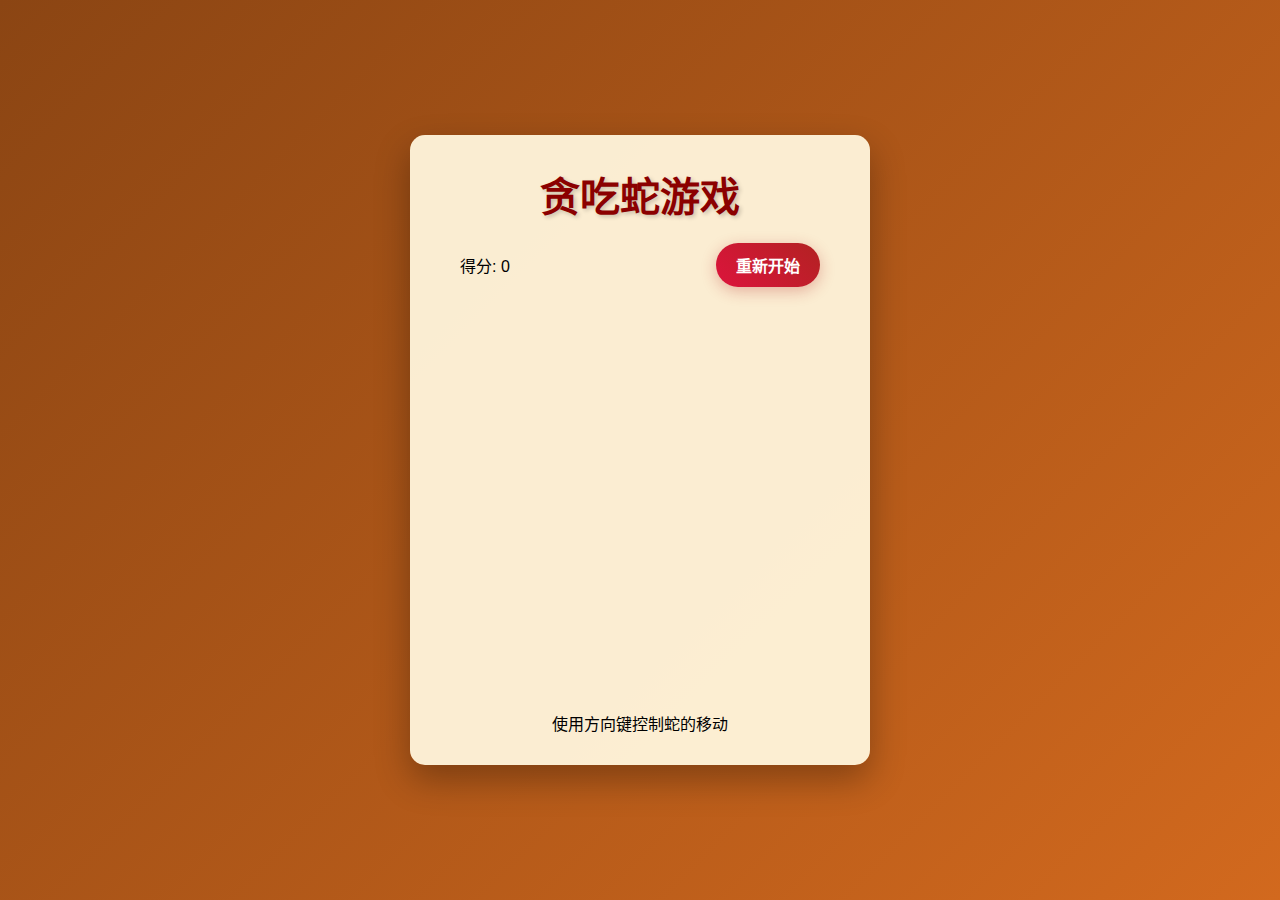
<file: index.html>
<!DOCTYPE html>
<html lang="zh-CN">
<head>
    <meta charset="UTF-8">
    <meta name="viewport" content="width=device-width, initial-scale=1.0">
    <title>贪吃蛇游戏</title>
    <link rel="stylesheet" href="style.css">
</head>
<body>
    <div class="container">
        <h1>贪吃蛇游戏</h1>
        <div class="game-info">
            <div id="score">得分: 0</div>
            <button id="restart-btn">重新开始</button>
        </div>
        <canvas id="game-canvas" width="400" height="400"></canvas>
        <div class="controls">
            <p>使用方向键控制蛇的移动</p>
        </div>
    </div>
    <script src="script.js"></script>
</body>
</html>
</file>
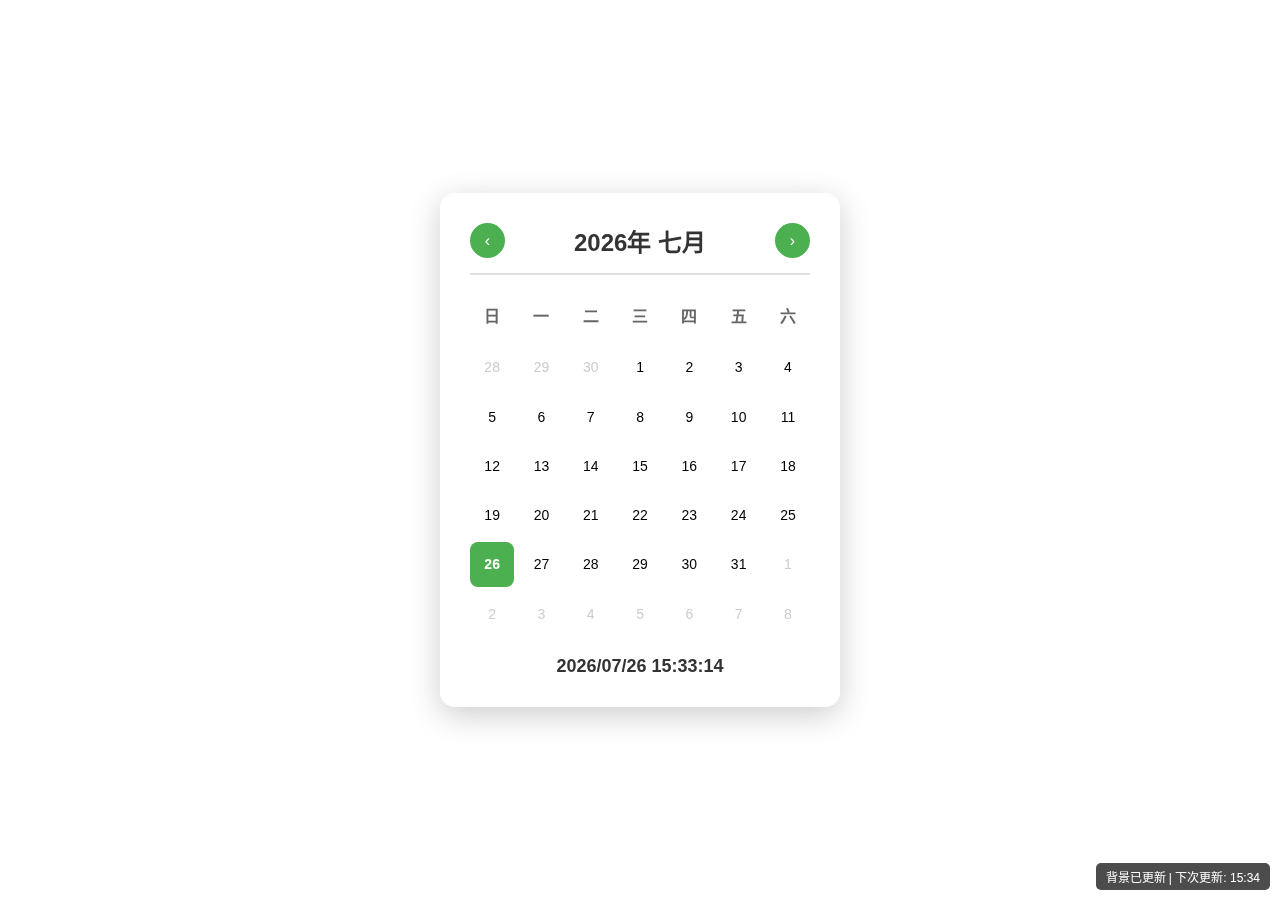
<file: calendar.html>
<!DOCTYPE html>
<html lang="zh-CN">
<head>
    <meta charset="UTF-8">
    <meta name="viewport" content="width=device-width, initial-scale=1.0">
    <title>动态背景日历</title>
    <style>
        * {
            margin: 0;
            padding: 0;
            box-sizing: border-box;
        }

        body {
            font-family: 'Arial', sans-serif;
            display: flex;
            justify-content: center;
            align-items: center;
            min-height: 100vh;
            background-size: cover;
            background-position: center;
            background-repeat: no-repeat;
            transition: background-image 1s ease-in-out;
        }

        .calendar-container {
            background: rgba(255, 255, 255, 0.9);
            border-radius: 15px;
            box-shadow: 0 8px 32px rgba(0, 0, 0, 0.2);
            padding: 30px;
            backdrop-filter: blur(10px);
            max-width: 400px;
            width: 100%;
        }

        .calendar-header {
            display: flex;
            justify-content: space-between;
            align-items: center;
            margin-bottom: 20px;
            padding-bottom: 15px;
            border-bottom: 2px solid #e0e0e0;
        }

        .month-year {
            font-size: 24px;
            font-weight: bold;
            color: #333;
        }

        .nav-button {
            background: #4CAF50;
            color: white;
            border: none;
            border-radius: 50%;
            width: 35px;
            height: 35px;
            cursor: pointer;
            font-size: 16px;
            transition: background-color 0.3s;
        }

        .nav-button:hover {
            background: #45a049;
        }

        .weekdays {
            display: grid;
            grid-template-columns: repeat(7, 1fr);
            gap: 5px;
            margin-bottom: 10px;
        }

        .weekday {
            text-align: center;
            font-weight: bold;
            color: #666;
            padding: 8px;
        }

        .days {
            display: grid;
            grid-template-columns: repeat(7, 1fr);
            gap: 5px;
        }

        .day {
            aspect-ratio: 1;
            display: flex;
            justify-content: center;
            align-items: center;
            border-radius: 8px;
            cursor: pointer;
            transition: all 0.3s;
            font-size: 14px;
        }

        .day:hover {
            background: #e8f5e9;
            transform: scale(1.1);
        }

        .day.other-month {
            color: #ccc;
        }

        .day.today {
            background: #4CAF50;
            color: white;
            font-weight: bold;
        }

        .day.selected {
            background: #2196F3;
            color: white;
        }

        .current-time {
            text-align: center;
            margin-top: 20px;
            font-size: 18px;
            color: #333;
            font-weight: bold;
        }

        .background-info {
            position: fixed;
            bottom: 10px;
            right: 10px;
            background: rgba(0, 0, 0, 0.7);
            color: white;
            padding: 5px 10px;
            border-radius: 5px;
            font-size: 12px;
        }
    </style>
</head>
<body>
    <div class="calendar-container">
        <div class="calendar-header">
            <button class="nav-button" id="prevMonth">‹</button>
            <div class="month-year" id="monthYear"></div>
            <button class="nav-button" id="nextMonth">›</button>
        </div>
        
        <div class="weekdays">
            <div class="weekday">日</div>
            <div class="weekday">一</div>
            <div class="weekday">二</div>
            <div class="weekday">三</div>
            <div class="weekday">四</div>
            <div class="weekday">五</div>
            <div class="weekday">六</div>
        </div>
        
        <div class="days" id="days"></div>
        
        <div class="current-time" id="currentTime"></div>
    </div>
    
    <div class="background-info" id="backgroundInfo">背景图片每分钟更新</div>

    <script>
        class DynamicCalendar {
            constructor() {
                this.currentDate = new Date();
                this.selectedDate = null;
                this.backgroundIndex = 0;
                this.backgroundUrls = this.generateBackgroundUrls();
                
                this.init();
            }

            generateBackgroundUrls() {
                // 使用 Picsum Photos API 生成不同的背景图片
                const urls = [];
                for (let i = 0; i < 60; i++) {
                    urls.push(`https://picsum.photos/seed/calendar${i}/1920/1080.jpg`);
                }
                return urls;
            }

            init() {
                this.renderCalendar();
                this.updateCurrentTime();
                this.updateBackground();
                this.attachEventListeners();
                
                // 每秒更新时间
                setInterval(() => this.updateCurrentTime(), 1000);
                
                // 每分钟更新背景
                setInterval(() => this.updateBackground(), 60000);
            }

            renderCalendar() {
                const year = this.currentDate.getFullYear();
                const month = this.currentDate.getMonth();
                
                // 更新月份年份显示
                const monthNames = ['一月', '二月', '三月', '四月', '五月', '六月', 
                                  '七月', '八月', '九月', '十月', '十一月', '十二月'];
                document.getElementById('monthYear').textContent = `${year}年 ${monthNames[month]}`;
                
                // 获取月份的第一天和最后一天
                const firstDay = new Date(year, month, 1);
                const lastDay = new Date(year, month + 1, 0);
                const prevLastDay = new Date(year, month, 0);
                
                const firstDayOfWeek = firstDay.getDay();
                const lastDayDate = lastDay.getDate();
                const prevLastDayDate = prevLastDay.getDate();
                
                const daysContainer = document.getElementById('days');
                daysContainer.innerHTML = '';
                
                // 添加上个月的日期
                for (let i = firstDayOfWeek - 1; i >= 0; i--) {
                    const dayElement = this.createDayElement(prevLastDayDate - i, true, false);
                    daysContainer.appendChild(dayElement);
                }
                
                // 添加当前月的日期
                const today = new Date();
                for (let i = 1; i <= lastDayDate; i++) {
                    const isToday = year === today.getFullYear() && 
                                   month === today.getMonth() && 
                                   i === today.getDate();
                    const dayElement = this.createDayElement(i, false, isToday);
                    daysContainer.appendChild(dayElement);
                }
                
                // 添加下个月的日期
                const remainingDays = 42 - (firstDayOfWeek + lastDayDate);
                for (let i = 1; i <= remainingDays; i++) {
                    const dayElement = this.createDayElement(i, true, false);
                    daysContainer.appendChild(dayElement);
                }
            }

            createDayElement(day, isOtherMonth, isToday) {
                const dayElement = document.createElement('div');
                dayElement.className = 'day';
                dayElement.textContent = day;
                
                if (isOtherMonth) {
                    dayElement.classList.add('other-month');
                }
                
                if (isToday) {
                    dayElement.classList.add('today');
                }
                
                dayElement.addEventListener('click', () => {
                    // 移除之前选中的日期
                    document.querySelectorAll('.day.selected').forEach(el => {
                        el.classList.remove('selected');
                    });
                    
                    // 添加选中状态
                    if (!isOtherMonth) {
                        dayElement.classList.add('selected');
                        this.selectedDate = new Date(
                            this.currentDate.getFullYear(),
                            this.currentDate.getMonth(),
                            day
                        );
                    }
                });
                
                return dayElement;
            }

            updateCurrentTime() {
                const now = new Date();
                const timeString = now.toLocaleString('zh-CN', {
                    year: 'numeric',
                    month: '2-digit',
                    day: '2-digit',
                    hour: '2-digit',
                    minute: '2-digit',
                    second: '2-digit',
                    hour12: false
                });
                document.getElementById('currentTime').textContent = timeString;
            }

            updateBackground() {
                this.backgroundIndex = (this.backgroundIndex + 1) % this.backgroundUrls.length;
                const imageUrl = this.backgroundUrls[this.backgroundIndex];
                
                // 预加载图片
                const img = new Image();
                img.onload = () => {
                    document.body.style.backgroundImage = `url(${imageUrl})`;
                };
                img.src = imageUrl;
                
                // 更新背景信息
                const nextUpdate = new Date();
                nextUpdate.setMinutes(nextUpdate.getMinutes() + 1);
                const nextUpdateTime = nextUpdate.toLocaleTimeString('zh-CN', {
                    hour: '2-digit',
                    minute: '2-digit'
                });
                document.getElementById('backgroundInfo').textContent = 
                    `背景已更新 | 下次更新: ${nextUpdateTime}`;
            }

            attachEventListeners() {
                document.getElementById('prevMonth').addEventListener('click', () => {
                    this.currentDate.setMonth(this.currentDate.getMonth() - 1);
                    this.renderCalendar();
                });
                
                document.getElementById('nextMonth').addEventListener('click', () => {
                    this.currentDate.setMonth(this.currentDate.getMonth() + 1);
                    this.renderCalendar();
                });
                
                // 键盘导航
                document.addEventListener('keydown', (e) => {
                    if (e.key === 'ArrowLeft') {
                        document.getElementById('prevMonth').click();
                    } else if (e.key === 'ArrowRight') {
                        document.getElementById('nextMonth').click();
                    }
                });
            }
        }

        // 页面加载完成后初始化日历
        document.addEventListener('DOMContentLoaded', () => {
            new DynamicCalendar();
        });
    </script>
</body>
</html>
</file>
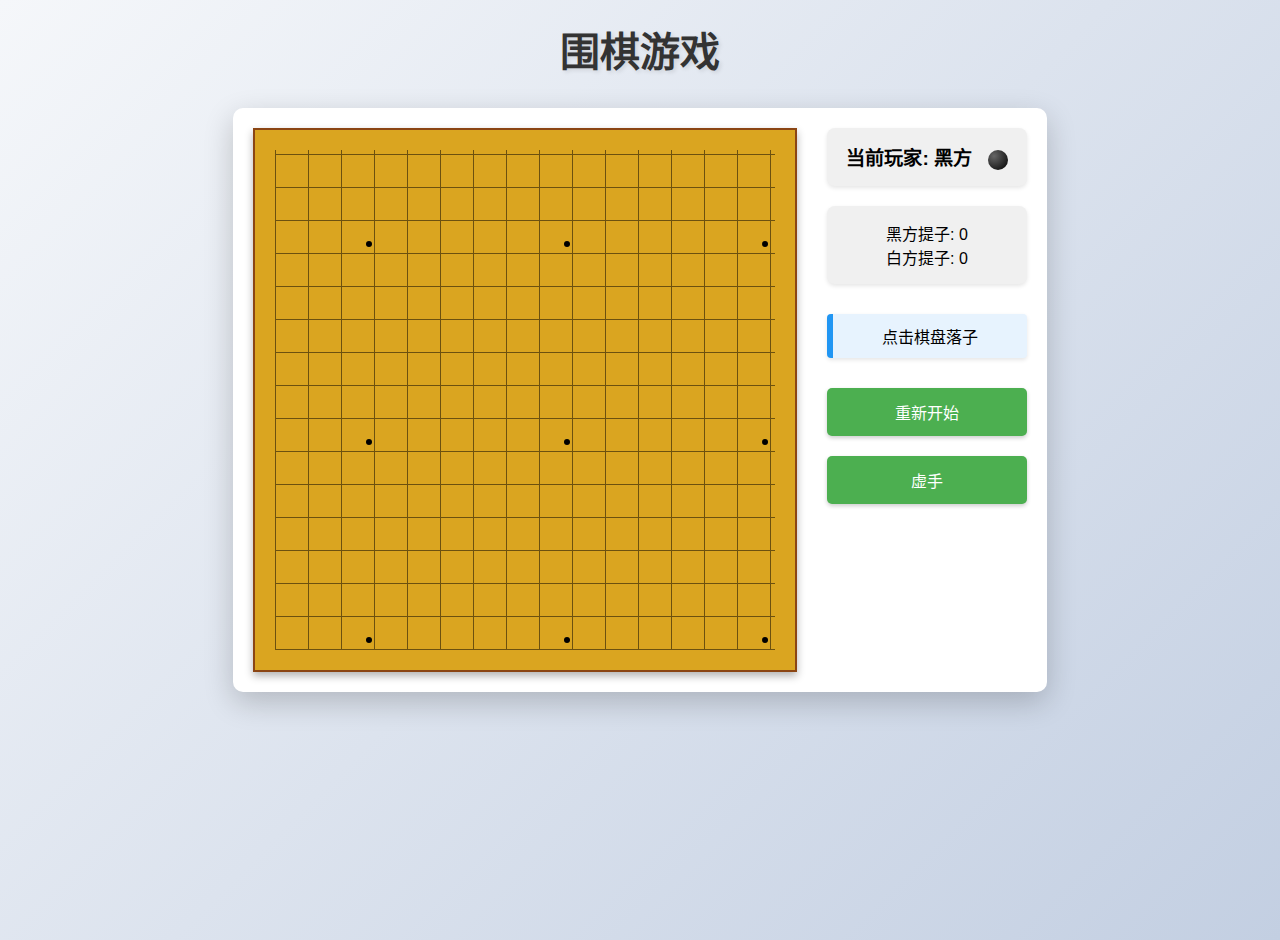
<file: go-game.html>
<!DOCTYPE html>
<html lang="zh-CN">
<head>
    <meta charset="UTF-8">
    <meta name="viewport" content="width=device-width, initial-scale=1.0">
    <title>围棋游戏</title>
    <style>
        body {
            font-family: 'Arial', sans-serif;
            background: linear-gradient(135deg, #f5f7fa 0%, #c3cfe2 100%);
            margin: 0;
            padding: 20px;
            display: flex;
            flex-direction: column;
            align-items: center;
            min-height: 100vh;
        }

        header {
            text-align: center;
            margin-bottom: 30px;
        }

        h1 {
            color: #333;
            font-size: 2.5rem;
            margin: 0;
            text-shadow: 2px 2px 4px rgba(0,0,0,0.1);
        }

        .game-container {
            background: white;
            border-radius: 10px;
            box-shadow: 0 10px 30px rgba(0,0,0,0.2);
            padding: 20px;
            display: flex;
            gap: 30px;
            align-items: flex-start;
        }

        .board-container {
            position: relative;
        }

        .board {
            width: 540px;
            height: 540px;
            background: #daa520;
            border: 2px solid #8b4513;
            position: relative;
            box-shadow: 0 4px 8px rgba(0,0,0,0.3);
        }

        .grid {
            position: absolute;
            top: 20px;
            left: 20px;
            width: 500px;
            height: 500px;
            background-image: 
                repeating-linear-gradient(0deg, #000 0px, #000 1px, transparent 1px, transparent 33px),
                repeating-linear-gradient(90deg, #000 0px, #000 1px, transparent 1px, transparent 33px);
            opacity: 0.5;
        }

        .intersection {
            position: absolute;
            width: 30px;
            height: 30px;
            border-radius: 50%;
            cursor: pointer;
            transition: all 0.2s ease;
            z-index: 10;
        }

        .intersection:hover {
            background: rgba(255, 255, 255, 0.5);
            transform: scale(1.1);
        }

        .stone {
            position: absolute;
            width: 26px;
            height: 26px;
            border-radius: 50%;
            top: 2px;
            left: 2px;
            box-shadow: 2px 2px 4px rgba(0,0,0,0.3);
            pointer-events: none;
            z-index: 5;
        }

        .black {
            background: radial-gradient(circle at 30% 30%, #666, #000);
        }

        .white {
            background: radial-gradient(circle at 30% 30%, #fff, #ccc);
            border: 1px solid #999;
        }

        .controls {
            display: flex;
            flex-direction: column;
            gap: 20px;
            min-width: 200px;
        }

        .current-player {
            background: #f0f0f0;
            padding: 15px;
            border-radius: 8px;
            text-align: center;
            font-size: 1.2rem;
            font-weight: bold;
            box-shadow: 0 2px 4px rgba(0,0,0,0.1);
        }

        .player-stone {
            display: inline-block;
            width: 20px;
            height: 20px;
            border-radius: 50%;
            vertical-align: middle;
            margin-left: 10px;
        }

        button {
            background: #4CAF50;
            color: white;
            border: none;
            padding: 12px 20px;
            font-size: 1rem;
            border-radius: 5px;
            cursor: pointer;
            transition: all 0.3s ease;
            box-shadow: 0 2px 4px rgba(0,0,0,0.2);
        }

        button:hover {
            background: #45a049;
            transform: translateY(-2px);
            box-shadow: 0 4px 8px rgba(0,0,0,0.3);
        }

        .score {
            background: #f0f0f0;
            padding: 15px;
            border-radius: 8px;
            text-align: center;
            font-size: 1rem;
            box-shadow: 0 2px 4px rgba(0,0,0,0.1);
        }

        .star-point {
            position: absolute;
            width: 6px;
            height: 6px;
            background: #000;
            border-radius: 50%;
            top: 12px;
            left: 12px;
            z-index: 1;
        }

        .message {
            background: #e7f3fe;
            border-left: 6px solid #2196F3;
            padding: 10px;
            margin: 10px 0;
            border-radius: 4px;
            text-align: center;
            min-height: 20px;
            box-shadow: 0 2px 4px rgba(0,0,0,0.1);
        }
    </style>
</head>
<body>
    <header>
        <h1>围棋游戏</h1>
    </header>
    
    <main class="game-container">
        <div class="board-container">
            <div class="board">
                <div class="grid"></div>
                <div id="star-points"></div>
                <div id="intersections"></div>
                <div id="stones"></div>
            </div>
        </div>
        
        <aside class="controls">
            <div class="current-player">
                当前玩家: <span id="current-player">黑方</span>
                <span class="player-stone" id="current-stone"></span>
            </div>
            
            <div class="score">
                <div>黑方提子: <span id="black-captures">0</span></div>
                <div>白方提子: <span id="white-captures">0</span></div>
            </div>
            
            <div class="message" id="message">点击棋盘落子</div>
            
            <button id="restart-btn">重新开始</button>
            <button id="pass-btn">虚手</button>
        </aside>
    </main>

    <script>
        class GoGame {
            constructor() {
                this.boardSize = 19;
                this.board = [];
                this.currentPlayer = 'black';
                this.blackCaptures = 0;
                this.whiteCaptures = 0;
                this.lastMove = null;
                this.koPoint = null;
                this.passCount = 0;
                
                this.initializeBoard();
                this.createBoard();
                this.updateUI();
            }
            
            initializeBoard() {
                this.board = Array(this.boardSize).fill(null).map(() => Array(this.boardSize).fill(null));
            }
            
            createBoard() {
                const intersectionsContainer = document.getElementById('intersections');
                const stonesContainer = document.getElementById('stones');
                const starPointsContainer = document.getElementById('star-points');
                
                intersectionsContainer.innerHTML = '';
                stonesContainer.innerHTML = '';
                starPointsContainer.innerHTML = '';
                
                // 创建交叉点
                for (let row = 0; row < this.boardSize; row++) {
                    for (let col = 0; col < this.boardSize; col++) {
                        const intersection = document.createElement('div');
                        intersection.className = 'intersection';
                        intersection.dataset.row = row;
                        intersection.dataset.col = col;
                        intersection.style.left = (col * 33 + 5) + 'px';
                        intersection.style.top = (row * 33 + 5) + 'px';
                        
                        intersection.addEventListener('click', () => this.handleMove(row, col));
                        intersectionsContainer.appendChild(intersection);
                    }
                }
                
                // 创建星位
                const starPoints = [
                    [3, 3], [3, 9], [3, 15],
                    [9, 3], [9, 9], [9, 15],
                    [15, 3], [15, 9], [15, 15]
                ];
                
                starPoints.forEach(([row, col]) => {
                    const starPoint = document.createElement('div');
                    starPoint.className = 'star-point';
                    starPoint.style.left = (col * 33 + 12) + 'px';
                    starPoint.style.top = (row * 33 + 12) + 'px';
                    starPointsContainer.appendChild(starPoint);
                });
            }
            
            handleMove(row, col) {
                if (this.board[row][col] !== null) {
                    this.showMessage('该位置已有棋子！');
                    return;
                }
                
                if (this.koPoint && this.koPoint[0] === row && this.koPoint[1] === col) {
                    this.showMessage('禁着点！不能立即提回');
                    return;
                }
                
                // 尝试落子
                this.board[row][col] = this.currentPlayer;
                
                // 检查并提取对手的死子
                const opponent = this.currentPlayer === 'black' ? 'white' : 'black';
                const capturedStones = this.getCapturedStones(opponent);
                
                // 检查是否为自杀手
                if (this.isSuicide(row, col) && capturedStones.length === 0) {
                    this.board[row][col] = null;
                    this.showMessage('禁着点！不能自杀');
                    return;
                }
                
                // 提取死子
                if (capturedStones.length > 0) {
                    this.removeStones(capturedStones);
                    if (this.currentPlayer === 'black') {
                        this.blackCaptures += capturedStones.length;
                    } else {
                        this.whiteCaptures += capturedStones.length;
                    }
                    
                    // 检查劫的情况
                    if (capturedStones.length === 1) {
                        const [capturedRow, capturedCol] = capturedStones[0];
                        const neighbors = this.getNeighbors(row, col);
                        const friendlyNeighbors = neighbors.filter(([r, c]) => 
                            this.board[r][c] === this.currentPlayer
                        );
                        
                        if (friendlyNeighbors.length === 0 && this.getGroup(row, col).length === 1) {
                            this.koPoint = [capturedRow, capturedCol];
                        } else {
                            this.koPoint = null;
                        }
                    } else {
                        this.koPoint = null;
                    }
                } else {
                    this.koPoint = null;
                }
                
                // 放置棋子
                this.placeStone(row, col, this.currentPlayer);
                this.lastMove = [row, col];
                
                // 切换玩家
                this.currentPlayer = this.currentPlayer === 'black' ? 'white' : 'black';
                this.passCount = 0;
                this.updateUI();
            }
            
            getNeighbors(row, col) {
                const neighbors = [];
                const directions = [[-1, 0], [1, 0], [0, -1], [0, 1]];
                
                for (const [dr, dc] of directions) {
                    const newRow = row + dr;
                    const newCol = col + dc;
                    if (newRow >= 0 && newRow < this.boardSize && 
                        newCol >= 0 && newCol < this.boardSize) {
                        neighbors.push([newRow, newCol]);
                    }
                }
                
                return neighbors;
            }
            
            getGroup(row, col) {
                const color = this.board[row][col];
                if (color === null) return [];
                
                const group = [];
                const visited = new Set();
                const stack = [[row, col]];
                
                while (stack.length > 0) {
                    const [r, c] = stack.pop();
                    const key = `${r},${c}`;
                    
                    if (visited.has(key)) continue;
                    visited.add(key);
                    group.push([r, c]);
                    
                    const neighbors = this.getNeighbors(r, c);
                    for (const [nr, nc] of neighbors) {
                        if (this.board[nr][nc] === color && !visited.has(`${nr},${nc}`)) {
                            stack.push([nr, nc]);
                        }
                    }
                }
                
                return group;
            }
            
            hasLiberties(group) {
                for (const [row, col] of group) {
                    const neighbors = this.getNeighbors(row, col);
                    for (const [nr, nc] of neighbors) {
                        if (this.board[nr][nc] === null) {
                            return true;
                        }
                    }
                }
                return false;
            }
            
            getCapturedStones(color) {
                const captured = [];
                const checked = new Set();
                
                for (let row = 0; row < this.boardSize; row++) {
                    for (let col = 0; col < this.boardSize; col++) {
                        if (this.board[row][col] === color && !checked.has(`${row},${col}`)) {
                            const group = this.getGroup(row, col);
                            group.forEach(([r, c]) => checked.add(`${r},${c}`));
                            
                            if (!this.hasLiberties(group)) {
                                captured.push(...group);
                            }
                        }
                    }
                }
                
                return captured;
            }
            
            removeStones(stones) {
                for (const [row, col] of stones) {
                    this.board[row][col] = null;
                }
                this.updateBoard();
            }
            
            isSuicide(row, col) {
                const group = this.getGroup(row, col);
                return !this.hasLiberties(group);
            }
            
            placeStone(row, col, color) {
                const stonesContainer = document.getElementById('stones');
                const stone = document.createElement('div');
                stone.className = `stone ${color}`;
                stone.style.left = (col * 33 + 7) + 'px';
                stone.style.top = (row * 33 + 7) + 'px';
                stone.dataset.row = row;
                stone.dataset.col = col;
                stonesContainer.appendChild(stone);
            }
            
            updateBoard() {
                const stonesContainer = document.getElementById('stones');
                stonesContainer.innerHTML = '';
                
                for (let row = 0; row < this.boardSize; row++) {
                    for (let col = 0; col < this.boardSize; col++) {
                        if (this.board[row][col] !== null) {
                            this.placeStone(row, col, this.board[row][col]);
                        }
                    }
                }
            }
            
            pass() {
                this.passCount++;
                this.currentPlayer = this.currentPlayer === 'black' ? 'white' : 'black';
                
                if (this.passCount >= 2) {
                    this.showMessage('游戏结束！双方连续虚手');
                } else {
                    this.showMessage(`${this.currentPlayer === 'black' ? '白方' : '黑方'}虚手`);
                }
                
                this.updateUI();
            }
            
            restart() {
                this.board = [];
                this.currentPlayer = 'black';
                this.blackCaptures = 0;
                this.whiteCaptures = 0;
                this.lastMove = null;
                this.koPoint = null;
                this.passCount = 0;
                
                this.initializeBoard();
                this.updateBoard();
                this.updateUI();
                this.showMessage('游戏已重新开始');
            }
            
            updateUI() {
                document.getElementById('current-player').textContent = 
                    this.currentPlayer === 'black' ? '黑方' : '白方';
                
                const currentStone = document.getElementById('current-stone');
                currentStone.className = `player-stone ${this.currentPlayer}`;
                
                document.getElementById('black-captures').textContent = this.blackCaptures;
                document.getElementById('white-captures').textContent = this.whiteCaptures;
            }
            
            showMessage(text) {
                const messageElement = document.getElementById('message');
                messageElement.textContent = text;
                setTimeout(() => {
                    messageElement.textContent = '点击棋盘落子';
                }, 3000);
            }
        }
        
        // 初始化游戏
        const game = new GoGame();
        
        // 绑定按钮事件
        document.getElementById('restart-btn').addEventListener('click', () => {
            game.restart();
        });
        
        document.getElementById('pass-btn').addEventListener('click', () => {
            game.pass();
        });
    </script>
</body>
</html>
</file>
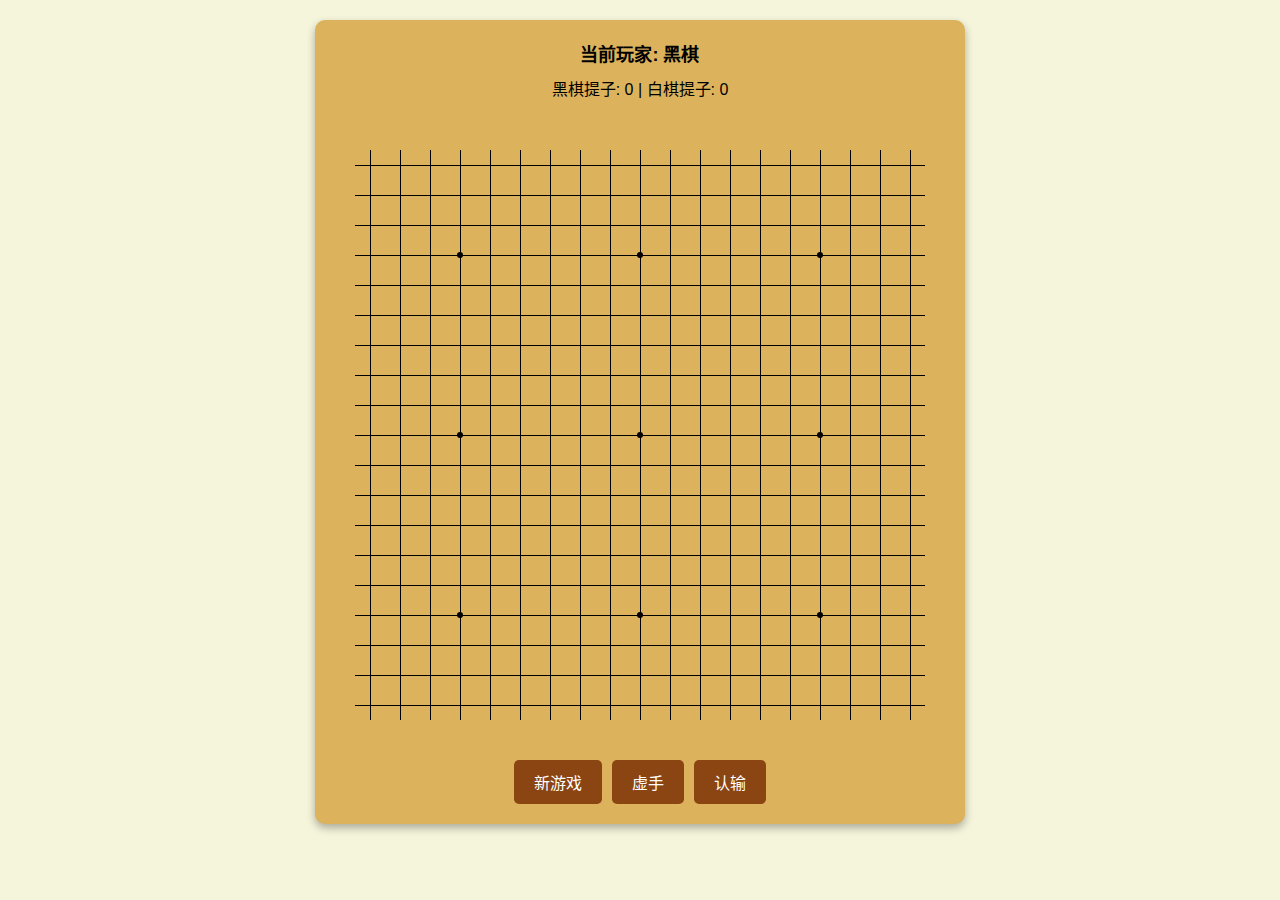
<file: go.html>
<!DOCTYPE html>
<html lang="zh-CN">
<head>
    <meta charset="UTF-8">
    <meta name="viewport" content="width=device-width, initial-scale=1.0">
    <title>围棋游戏</title>
    <style>
        body {
            margin: 0;
            padding: 20px;
            font-family: 'Microsoft YaHei', Arial, sans-serif;
            background-color: #f5f5dc;
            display: flex;
            flex-direction: column;
            align-items: center;
        }
        
        .game-container {
            display: flex;
            flex-direction: column;
            align-items: center;
            background-color: #dcb35c;
            padding: 20px;
            border-radius: 10px;
            box-shadow: 0 4px 8px rgba(0,0,0,0.3);
        }
        
        .game-info {
            margin-bottom: 20px;
            text-align: center;
        }
        
        .current-player {
            font-size: 18px;
            font-weight: bold;
            margin-bottom: 10px;
        }
        
        .score {
            font-size: 16px;
            margin-bottom: 10px;
        }
        
        .board-container {
            position: relative;
            background-color: #dcb35c;
            padding: 20px;
            border-radius: 5px;
        }
        
        .board {
            display: grid;
            grid-template-columns: repeat(19, 30px);
            grid-template-rows: repeat(19, 30px);
            gap: 0;
            background-color: #dcb35c;
            position: relative;
        }
        
        .intersection {
            width: 30px;
            height: 30px;
            position: relative;
            cursor: pointer;
        }
        
        .intersection::before {
            content: '';
            position: absolute;
            top: 50%;
            left: 0;
            right: 0;
            height: 1px;
            background-color: #000;
        }
        
        .intersection::after {
            content: '';
            position: absolute;
            left: 50%;
            top: 0;
            bottom: 0;
            width: 1px;
            background-color: #000;
        }
        
        .intersection:hover::before {
            content: '';
            position: absolute;
            top: 50%;
            left: 50%;
            width: 24px;
            height: 24px;
            border-radius: 50%;
            transform: translate(-50%, -50%);
            opacity: 0.5;
        }
        
        .black:hover::before {
            background-color: #000;
        }
        
        .white:hover::before {
            background-color: #fff;
            border: 1px solid #000;
        }
        
        .stone {
            position: absolute;
            width: 26px;
            height: 26px;
            border-radius: 50%;
            top: 50%;
            left: 50%;
            transform: translate(-50%, -50%);
            z-index: 1;
        }
        
        .black-stone {
            background-color: #000;
            box-shadow: 2px 2px 4px rgba(0,0,0,0.5);
        }
        
        .white-stone {
            background-color: #fff;
            border: 1px solid #000;
            box-shadow: 2px 2px 4px rgba(0,0,0,0.3);
        }
        
        .controls {
            margin-top: 20px;
            display: flex;
            gap: 10px;
        }
        
        button {
            padding: 10px 20px;
            font-size: 16px;
            background-color: #8b4513;
            color: white;
            border: none;
            border-radius: 5px;
            cursor: pointer;
            transition: background-color 0.3s;
        }
        
        button:hover {
            background-color: #a0522d;
        }
        
        button:active {
            transform: scale(0.95);
        }
        
        .star-point {
            position: absolute;
            width: 6px;
            height: 6px;
            background-color: #000;
            border-radius: 50%;
            top: 50%;
            left: 50%;
            transform: translate(-50%, -50%);
            z-index: 0;
        }
    </style>
</head>
<body>
    <div class="game-container">
        <div class="game-info">
            <div class="current-player">当前玩家: <span id="current-player">黑棋</span></div>
            <div class="score">黑棋提子: <span id="black-captures">0</span> | 白棋提子: <span id="white-captures">0</span></div>
        </div>
        
        <div class="board-container">
            <div id="board" class="board"></div>
        </div>
        
        <div class="controls">
            <button id="new-game">新游戏</button>
            <button id="pass">虚手</button>
            <button id="resign">认输</button>
        </div>
    </div>

    <script>
        class GoGame {
            constructor() {
                this.boardSize = 19;
                this.board = Array(this.boardSize).fill(null).map(() => Array(this.boardSize).fill(null));
                this.currentPlayer = 'black';
                this.blackCaptures = 0;
                this.whiteCaptures = 0;
                this.lastMove = null;
                this.koPoint = null;
                this.passCount = 0;
                
                this.initializeBoard();
                this.bindEvents();
            }
            
            initializeBoard() {
                const boardElement = document.getElementById('board');
                boardElement.innerHTML = '';
                
                for (let row = 0; row < this.boardSize; row++) {
                    for (let col = 0; col < this.boardSize; col++) {
                        const intersection = document.createElement('div');
                        intersection.className = 'intersection';
                        intersection.dataset.row = row;
                        intersection.dataset.col = col;
                        
                        // 添加星位
                        if (this.isStarPoint(row, col)) {
                            const starPoint = document.createElement('div');
                            starPoint.className = 'star-point';
                            intersection.appendChild(starPoint);
                        }
                        
                        intersection.addEventListener('click', (e) => this.handleMove(e));
                        boardElement.appendChild(intersection);
                    }
                }
            }
            
            isStarPoint(row, col) {
                const starPoints = [
                    [3, 3], [3, 9], [3, 15],
                    [9, 3], [9, 9], [9, 15],
                    [15, 3], [15, 9], [15, 15]
                ];
                
                return starPoints.some(point => point[0] === row && point[1] === col);
            }
            
            handleMove(event) {
                const row = parseInt(event.currentTarget.dataset.row);
                const col = parseInt(event.currentTarget.dataset.col);
                
                if (this.makeMove(row, col)) {
                    this.renderBoard();
                    this.updateGameInfo();
                }
            }
            
            makeMove(row, col) {
                if (this.board[row][col] !== null) {
                    return false;
                }
                
                // 检查是否是劫
                if (this.koPoint && this.koPoint[0] === row && this.koPoint[1] === col) {
                    return false;
                }
                
                // 放置棋子
                this.board[row][col] = this.currentPlayer;
                this.passCount = 0;
                
                // 检查并提取对手的死子
                const opponent = this.currentPlayer === 'black' ? 'white' : 'black';
                const capturedGroups = this.getCapturedGroups(opponent);
                
                if (capturedGroups.length > 0) {
                    this.removeGroups(capturedGroups);
                    if (this.currentPlayer === 'black') {
                        this.blackCaptures += this.countStones(capturedGroups);
                    } else {
                        this.whiteCaptures += this.countStones(capturedGroups);
                    }
                }
                
                // 检查自杀规则
                const selfGroup = this.getGroup(row, col);
                if (!this.hasLiberties(selfGroup)) {
                    // 如果没有提子，且自己的棋子没有气，则不能下
                    if (capturedGroups.length === 0) {
                        this.board[row][col] = null;
                        return false;
                    }
                }
                
                // 检查劫的情况
                if (capturedGroups.length === 1 && this.countStones(capturedGroups) === 1) {
                    const capturedStone = capturedGroups[0][0];
                    const selfGroupSize = selfGroup.length;
                    
                    if (selfGroupSize === 1) {
                        this.koPoint = capturedStone;
                    } else {
                        this.koPoint = null;
                    }
                } else {
                    this.koPoint = null;
                }
                
                this.lastMove = [row, col];
                this.currentPlayer = opponent;
                
                return true;
            }
            
            getGroup(row, col) {
                const color = this.board[row][col];
                if (color === null) return null;
                
                const group = [];
                const visited = Array(this.boardSize).fill(null).map(() => Array(this.boardSize).fill(false));
                
                const dfs = (r, c) => {
                    if (r < 0 || r >= this.boardSize || c < 0 || c >= this.boardSize) return;
                    if (visited[r][c] || this.board[r][c] !== color) return;
                    
                    visited[r][c] = true;
                    group.push([r, c]);
                    
                    dfs(r + 1, c);
                    dfs(r - 1, c);
                    dfs(r, c + 1);
                    dfs(r, c - 1);
                };
                
                dfs(row, col);
                return group;
            }
            
            getLiberties(group) {
                const liberties = new Set();
                
                for (const [row, col] of group) {
                    const neighbors = [
                        [row + 1, col],
                        [row - 1, col],
                        [row, col + 1],
                        [row, col - 1]
                    ];
                    
                    for (const [r, c] of neighbors) {
                        if (r >= 0 && r < this.boardSize && c >= 0 && c < this.boardSize && this.board[r][c] === null) {
                            liberties.add(`${r},${c}`);
                        }
                    }
                }
                
                return Array.from(liberties);
            }
            
            hasLiberties(group) {
                return this.getLiberties(group).length > 0;
            }
            
            getCapturedGroups(color) {
                const capturedGroups = [];
                const visited = Array(this.boardSize).fill(null).map(() => Array(this.boardSize).fill(false));
                
                for (let row = 0; row < this.boardSize; row++) {
                    for (let col = 0; col < this.boardSize; col++) {
                        if (this.board[row][col] === color && !visited[row][col]) {
                            const group = this.getGroup(row, col);
                            
                            for (const [r, c] of group) {
                                visited[r][c] = true;
                            }
                            
                            if (!this.hasLiberties(group)) {
                                capturedGroups.push(group);
                            }
                        }
                    }
                }
                
                return capturedGroups;
            }
            
            removeGroups(groups) {
                for (const group of groups) {
                    for (const [row, col] of group) {
                        this.board[row][col] = null;
                    }
                }
            }
            
            countStones(groups) {
                return groups.reduce((total, group) => total + group.length, 0);
            }
            
            pass() {
                this.passCount++;
                this.currentPlayer = this.currentPlayer === 'black' ? 'white' : 'black';
                this.koPoint = null;
                
                if (this.passCount >= 2) {
                    this.endGame();
                }
                
                this.updateGameInfo();
            }
            
            resign() {
                const winner = this.currentPlayer === 'black' ? '白棋' : '黑棋';
                alert(`${winner}获胜！${this.currentPlayer === 'black' ? '黑棋' : '白棋'}认输。`);
                this.newGame();
            }
            
            endGame() {
                // 简单的终局处理，实际应该计算领地
                alert('游戏结束！');
            }
            
            newGame() {
                this.board = Array(this.boardSize).fill(null).map(() => Array(this.boardSize).fill(null));
                this.currentPlayer = 'black';
                this.blackCaptures = 0;
                this.whiteCaptures = 0;
                this.lastMove = null;
                this.koPoint = null;
                this.passCount = 0;
                
                this.renderBoard();
                this.updateGameInfo();
            }
            
            renderBoard() {
                const intersections = document.querySelectorAll('.intersection');
                
                intersections.forEach(intersection => {
                    const row = parseInt(intersection.dataset.row);
                    const col = parseInt(intersection.dataset.col);
                    
                    // 移除现有棋子
                    const existingStone = intersection.querySelector('.stone');
                    if (existingStone) {
                        existingStone.remove();
                    }
                    
                    // 添加新棋子
                    if (this.board[row][col]) {
                        const stone = document.createElement('div');
                        stone.className = `stone ${this.board[row][col]}-stone`;
                        intersection.appendChild(stone);
                    }
                    
                    // 更新悬停样式
                    intersection.classList.remove('black', 'white');
                    if (this.board[row][col] === null) {
                        intersection.classList.add(this.currentPlayer);
                    }
                });
            }
            
            updateGameInfo() {
                document.getElementById('current-player').textContent = this.currentPlayer === 'black' ? '黑棋' : '白棋';
                document.getElementById('black-captures').textContent = this.blackCaptures;
                document.getElementById('white-captures').textContent = this.whiteCaptures;
            }
            
            bindEvents() {
                document.getElementById('new-game').addEventListener('click', () => this.newGame());
                document.getElementById('pass').addEventListener('click', () => this.pass());
                document.getElementById('resign').addEventListener('click', () => this.resign());
            }
        }
        
        // 初始化游戏
        const game = new GoGame();
    </script>
</body>
</html>
</file>
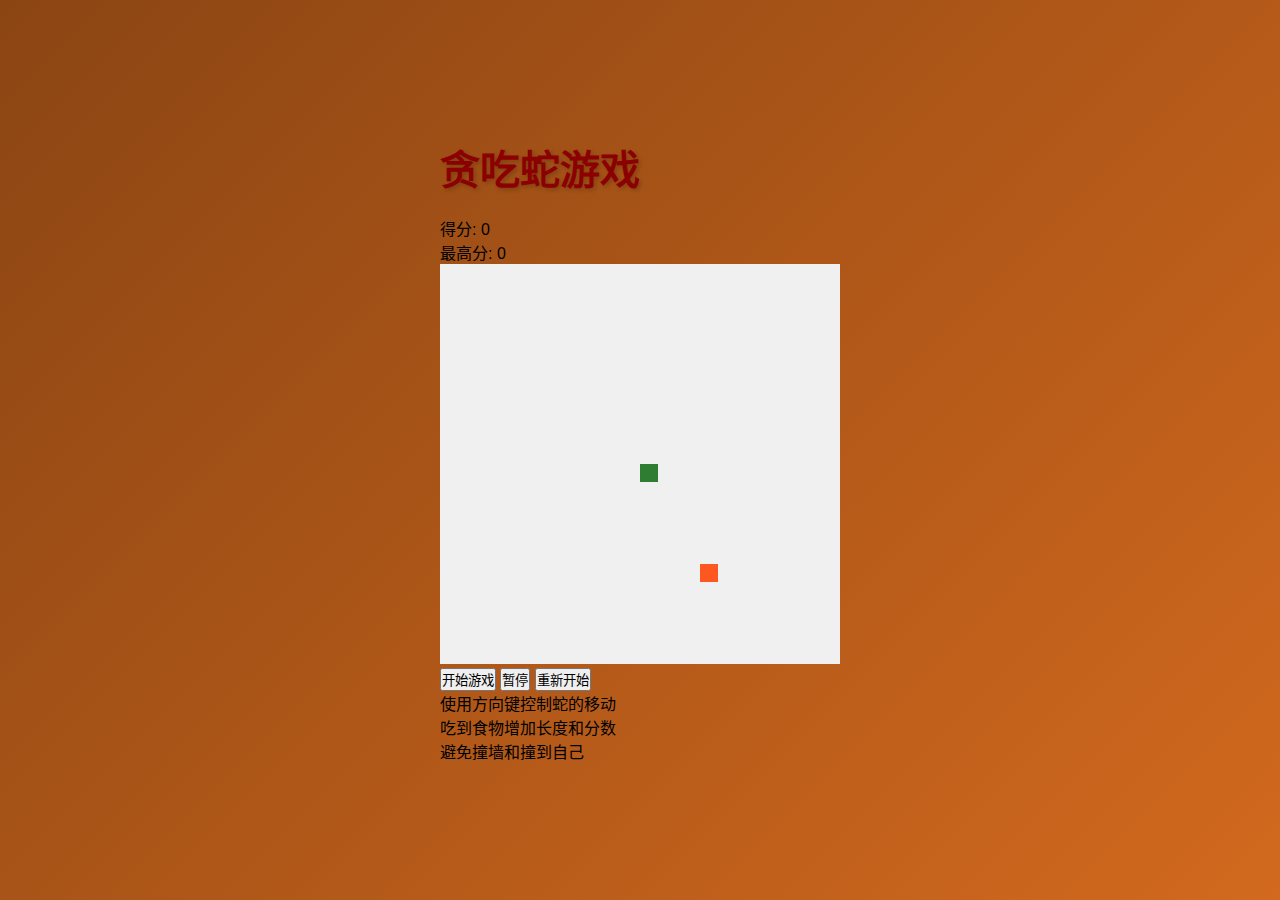
<file: snake.html>
<!DOCTYPE html>
<html lang="zh-CN">
<head>
    <meta charset="UTF-8">
    <meta name="viewport" content="width=device-width, initial-scale=1.0">
    <title>贪吃蛇游戏</title>
    <link rel="stylesheet" href="style.css">
</head>
<body>
    <div class="game-container">
        <h1>贪吃蛇游戏</h1>
        <div class="score-board">
            <div>得分: <span id="score">0</span></div>
            <div>最高分: <span id="high-score">0</span></div>
        </div>
        <canvas id="gameCanvas" width="400" height="400"></canvas>
        <div class="controls">
            <button id="startBtn">开始游戏</button>
            <button id="pauseBtn">暂停</button>
            <button id="restartBtn">重新开始</button>
        </div>
        <div class="instructions">
            <p>使用方向键控制蛇的移动</p>
            <p>吃到食物增加长度和分数</p>
            <p>避免撞墙和撞到自己</p>
        </div>
    </div>
    <script src="snake.js"></script>
</body>
</html>
</file>
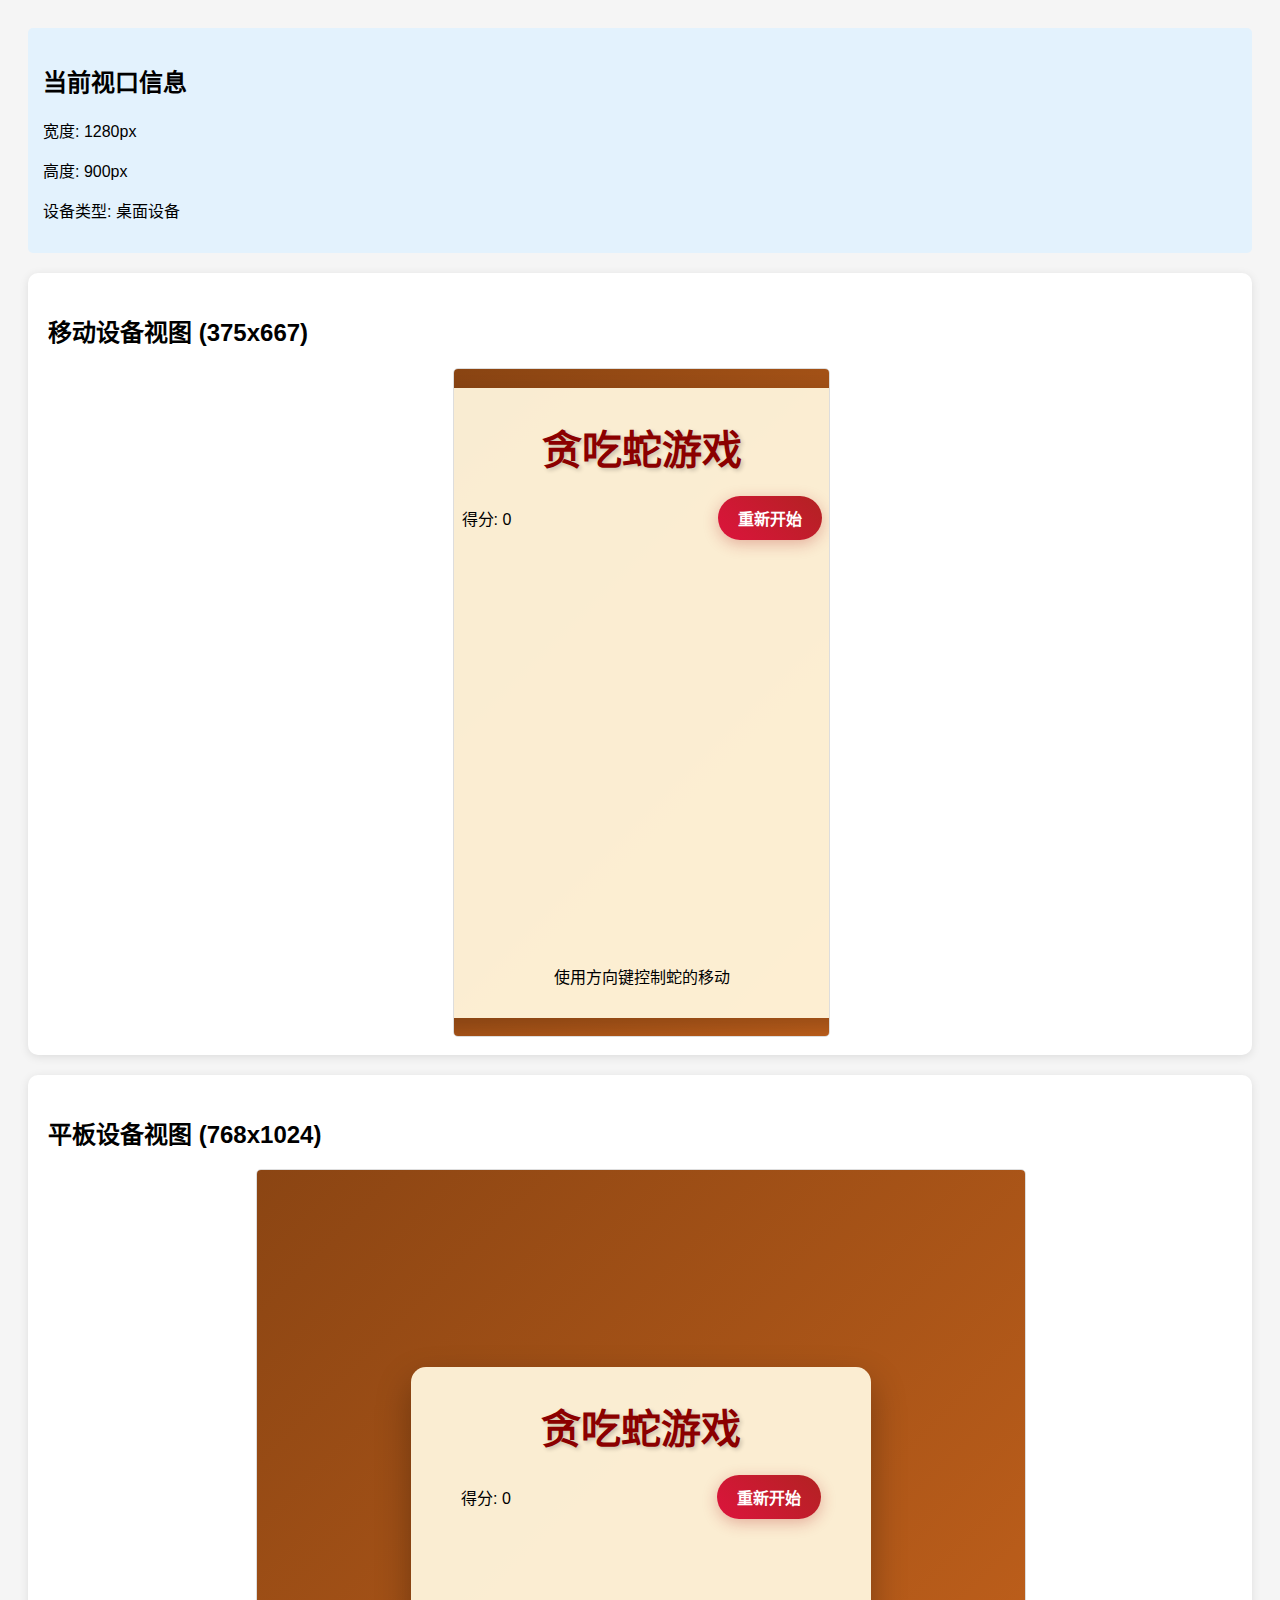
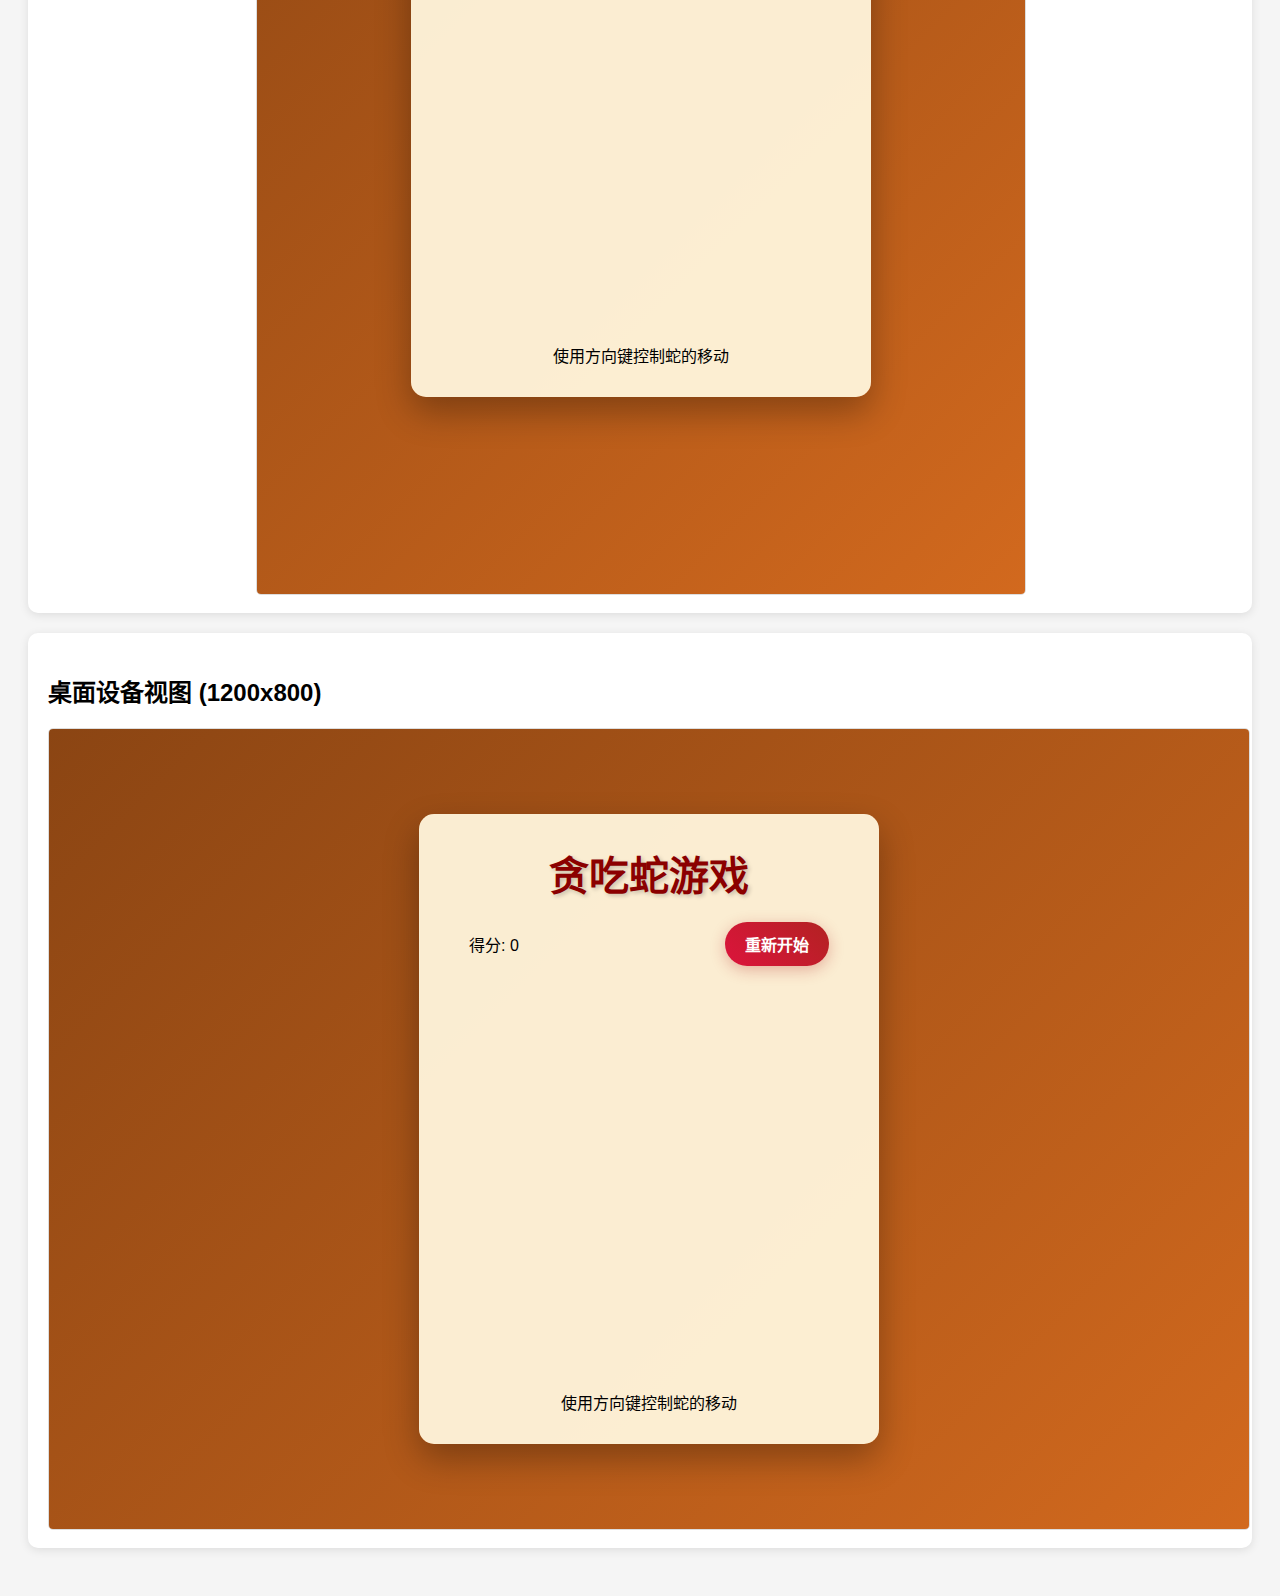
<file: test.html>
<!DOCTYPE html>
<html lang="zh-CN">
<head>
    <meta charset="UTF-8">
    <meta name="viewport" content="width=device-width, initial-scale=1.0">
    <title>响应式测试</title>
    <style>
        body {
            font-family: Arial, sans-serif;
            padding: 20px;
            background: #f5f5f5;
        }
        .test-container {
            background: white;
            padding: 20px;
            border-radius: 10px;
            margin-bottom: 20px;
            box-shadow: 0 2px 10px rgba(0,0,0,0.1);
        }
        .viewport-info {
            background: #e3f2fd;
            padding: 15px;
            border-radius: 5px;
            margin-bottom: 20px;
        }
        iframe {
            width: 100%;
            border: 1px solid #ddd;
            border-radius: 5px;
        }
        .mobile-frame {
            width: 375px;
            height: 667px;
            margin: 0 auto;
        }
        .tablet-frame {
            width: 768px;
            height: 1024px;
            margin: 0 auto;
        }
        .desktop-frame {
            width: 1200px;
            height: 800px;
            margin: 0 auto;
        }
    </style>
</head>
<body>
    <div class="viewport-info">
        <h2>当前视口信息</h2>
        <p>宽度: <span id="viewport-width"></span>px</p>
        <p>高度: <span id="viewport-height"></span>px</p>
        <p>设备类型: <span id="device-type"></span></p>
    </div>

    <div class="test-container">
        <h2>移动设备视图 (375x667)</h2>
        <div class="mobile-frame">
            <iframe src="index.html" height="667"></iframe>
        </div>
    </div>

    <div class="test-container">
        <h2>平板设备视图 (768x1024)</h2>
        <div class="tablet-frame">
            <iframe src="index.html" height="1024"></iframe>
        </div>
    </div>

    <div class="test-container">
        <h2>桌面设备视图 (1200x800)</h2>
        <div class="desktop-frame">
            <iframe src="index.html" height="800"></iframe>
        </div>
    </div>

    <script>
        function updateViewportInfo() {
            const width = window.innerWidth;
            const height = window.innerHeight;
            let deviceType = '桌面设备';
            
            if (width <= 768) {
                deviceType = '移动设备';
            } else if (width <= 1024) {
                deviceType = '平板设备';
            }
            
            document.getElementById('viewport-width').textContent = width;
            document.getElementById('viewport-height').textContent = height;
            document.getElementById('device-type').textContent = deviceType;
        }

        updateViewportInfo();
        window.addEventListener('resize', updateViewportInfo);

        // 检查主页面是否加载正常
        const iframes = document.querySelectorAll('iframe');
        iframes.forEach(iframe => {
            iframe.addEventListener('load', function() {
                console.log('页面加载完成:', iframe.src);
            });
            iframe.addEventListener('error', function() {
                console.error('页面加载失败:', iframe.src);
            });
        });
    </script>
</body>
</html>
</file>
<file: style.css>
* {
    margin: 0;
    padding: 0;
    box-sizing: border-box;
}

body {
    font-family: 'Microsoft YaHei', 'Arial', sans-serif;
    background: linear-gradient(135deg, #8B4513 0%, #D2691E 100%);
    min-height: 100vh;
    display: flex;
    justify-content: center;
    align-items: center;
}

.container {
    background: rgba(255, 245, 220, 0.95);
    border-radius: 15px;
    padding: 30px;
    box-shadow: 0 15px 35px rgba(0, 0, 0, 0.3);
    text-align: center;
}

h1 {
    color: #8B0000;
    margin-bottom: 20px;
    font-size: 2.5em;
    text-shadow: 2px 2px 4px rgba(0, 0, 0, 0.2);
    font-weight: bold;
}

.game-info {
    display: flex;
    justify-content: space-between;
    align-items: center;
    margin-bottom: 20px;
    padding: 0 20px;
}

#current-player {
    font-size: 1.3em;
    font-weight: bold;
    color: #8B0000;
}

#restart-btn {
    background: linear-gradient(45deg, #DC143C, #B22222);
    color: white;
    border: none;
    padding: 10px 20px;
    border-radius: 25px;
    cursor: pointer;
    font-size: 1em;
    font-weight: bold;
    transition: all 0.3s ease;
    box-shadow: 0 4px 15px rgba(178, 34, 34, 0.3);
}

#restart-btn:hover {
    transform: translateY(-2px);
    box-shadow: 0 6px 20px rgba(178, 34, 34, 0.4);
}

.game-board {
    position: relative;
    width: 450px;
    height: 500px;
    margin: 0 auto;
    background: #F4A460;
    border: 3px solid #8B4513;
    border-radius: 8px;
    box-shadow: 0 10px 25px rgba(0, 0, 0, 0.3);
}

.board-lines {
    position: absolute;
    top: 25px;
    left: 25px;
    width: 400px;
    height: 450px;
}

.horizontal-line, .vertical-line {
    position: absolute;
    background: #8B4513;
}

.horizontal-line {
    width: 400px;
    height: 1px;
}

.vertical-line {
    width: 1px;
    height: 450px;
}

.river {
    position: absolute;
    top: 200px;
    left: 25px;
    width: 400px;
    height: 50px;
    display: flex;
    justify-content: center;
    align-items: center;
    font-size: 24px;
    color: #8B4513;
    font-weight: bold;
}

.palace-line {
    position: absolute;
    background: #8B4513;
    width: 1px;
}

.position {
    position: absolute;
    width: 50px;
    height: 50px;
    display: flex;
    justify-content: center;
    align-items: center;
    cursor: pointer;
    z-index: 10;
}

.position:hover {
    background: rgba(255, 255, 255, 0.3);
    border-radius: 50%;
}

.position.valid-move {
    background: rgba(0, 255, 0, 0.3);
    border-radius: 50%;
    animation: pulse 1s infinite;
}

.position.selected {
    background: rgba(255, 255, 0, 0.5);
    border-radius: 50%;
}

.piece {
    width: 40px;
    height: 40px;
    border-radius: 50%;
    display: flex;
    justify-content: center;
    align-items: center;
    font-size: 20px;
    font-weight: bold;
    box-shadow: 2px 2px 4px rgba(0, 0, 0, 0.4);
    transition: transform 0.2s ease;
    cursor: pointer;
}

.piece:hover {
    transform: scale(1.1);
}

.red-piece {
    background: linear-gradient(145deg, #FF6B6B, #DC143C);
    color: white;
    border: 2px solid #8B0000;
}

.black-piece {
    background: linear-gradient(145deg, #555, #222);
    color: white;
    border: 2px solid #000;
}

#selected-piece-info {
    margin-top: 15px;
    font-size: 1.1em;
    color: #8B0000;
    min-height: 25px;
}

.game-message {
    position: fixed;
    top: 50%;
    left: 50%;
    transform: translate(-50%, -50%);
    background: rgba(0, 0, 0, 0.9);
    color: white;
    padding: 30px 50px;
    border-radius: 15px;
    font-size: 1.5em;
    font-weight: bold;
    z-index: 1000;
    display: none;
    animation: fadeIn 0.5s ease;
}

@keyframes fadeIn {
    from {
        opacity: 0;
        transform: translate(-50%, -50%) scale(0.8);
    }
    to {
        opacity: 1;
        transform: translate(-50%, -50%) scale(1);
    }
}

@keyframes pulse {
    0% {
        box-shadow: 0 0 0 0 rgba(0, 255, 0, 0.7);
    }
    70% {
        box-shadow: 0 0 0 10px rgba(0, 255, 0, 0);
    }
    100% {
        box-shadow: 0 0 0 0 rgba(0, 255, 0, 0);
    }
}
</file>
